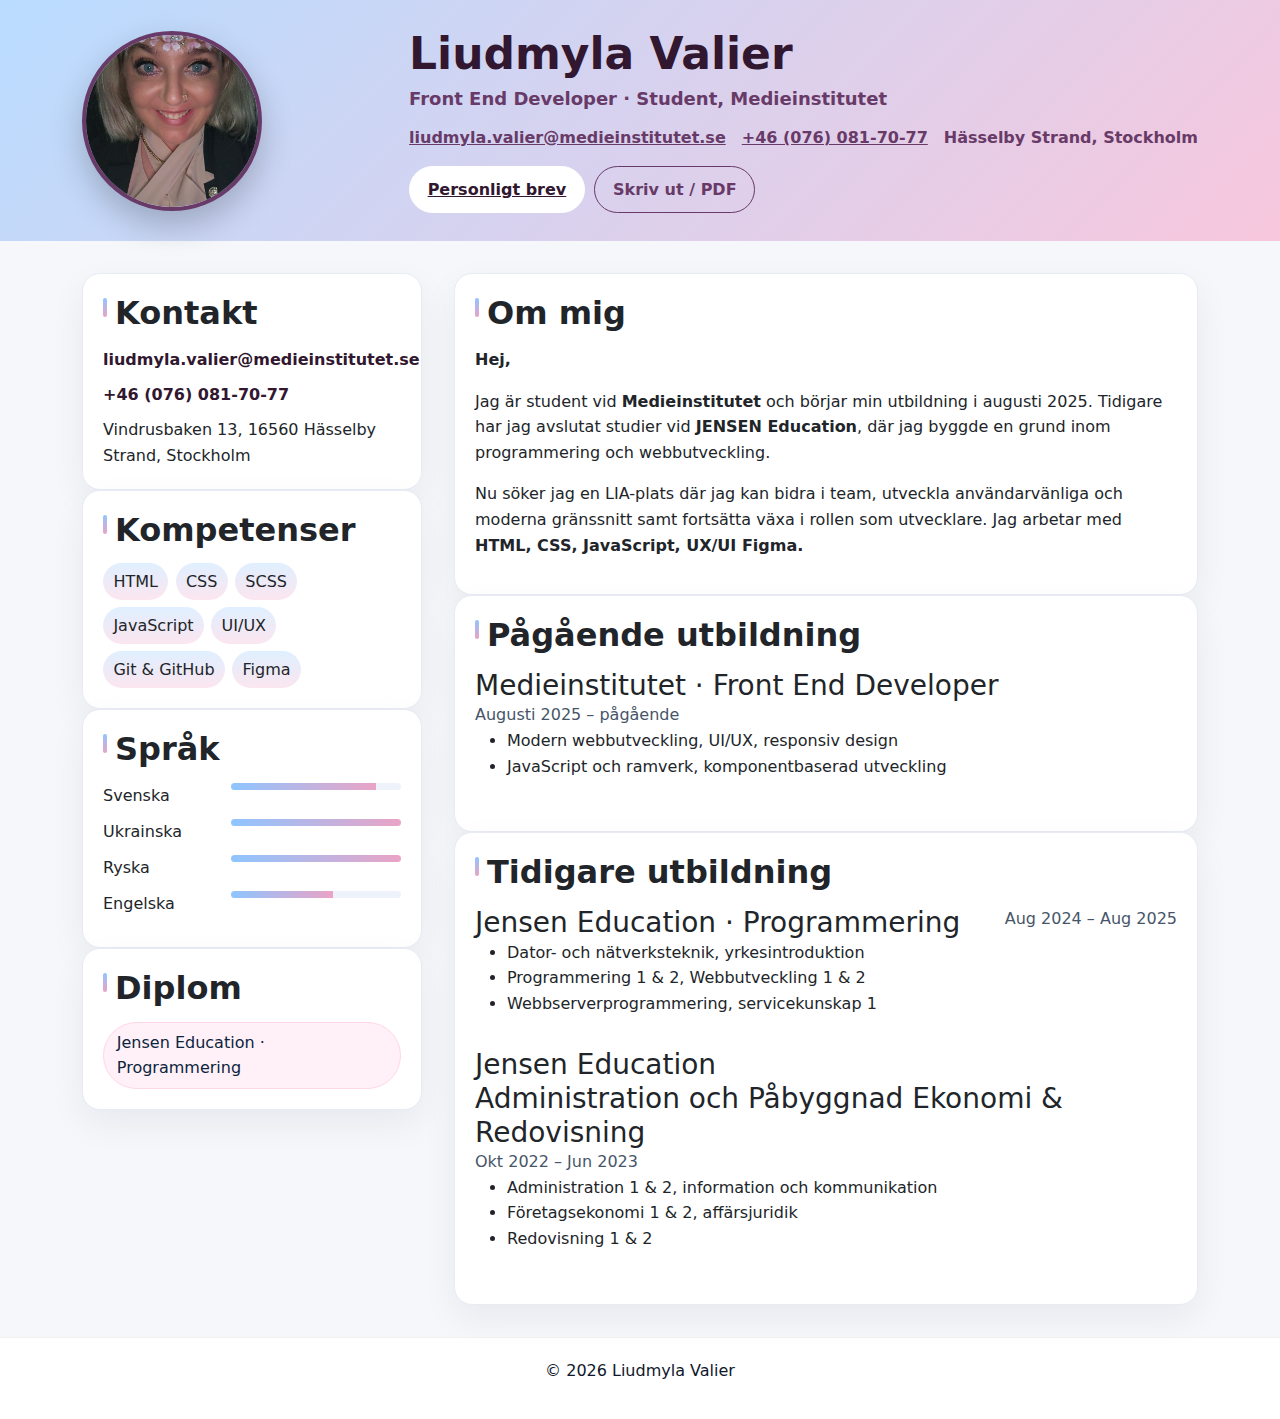
<file: index.html>
<!DOCTYPE html>
<html lang="sv">
  <head>
    <meta charset="utf-8" />
    <meta name="viewport" content="width=device-width, initial-scale=1" />
    <title>Liudmyla Valier – CV</title>

    <link
      href="https://cdn.jsdelivr.net/npm/bootstrap@5.3.3/dist/css/bootstrap.min.css"
      rel="stylesheet"
    />
    <link rel="stylesheet" href="stylen.css" />
  </head>

  <body>
    <header class="cv-header">
      <div class="container header-inner">
        <div class="hdr-photo">
          <img src="20251003_195209.jpg" alt="Liudmyla Valier" />
        </div>

        <div class="hdr-meta">
          <h1>Liudmyla Valier</h1>
          <p class="role">Front End Developer · Student, Medieinstitutet</p>

          <ul class="hdr-links">
            <li>
              <a href="mailto:liudmyla.valier@medieinstitutet.se">
                liudmyla.valier@medieinstitutet.se
              </a>
            </li>
            <li><a href="tel:+46760817077">+46 (076) 081-70-77</a></li>
            <li>Hässelby Strand, Stockholm</li>
          </ul>

          <div class="hdr-actions">
            <a class="btn-pill primary" href="./brev.html">Personligt brev</a>
            <button class="btn-pill ghost" type="button" data-print>
              Skriv ut / PDF
            </button>
          </div>
        </div>
      </div>
    </header>

    <main class="container cv-grid">
      <aside class="cv-aside">
        <section class="card soft">
          <h2 class="sec-title">Kontakt</h2>

          <div class="contact">
            <div class="copy-row">
              <a href="mailto:liudmyla.valier@medieinstitutet.se">
                liudmyla.valier@medieinstitutet.se
              </a>
             
            </div>

            <a href="tel:+46760817077">+46 (076) 081-70-77</a>
            <span>Vindrusbaken 13, 16560 Hässelby Strand, Stockholm</span>
          </div>
        </section>

        <section class="card soft">
          <h2 class="sec-title">Kompetenser</h2>
          <ul class="tags">
            <li>HTML</li>
            <li>CSS</li>
            <li>SCSS</li>
            <li>JavaScript</li>
            <li>UI/UX</li>
            <li>Git & GitHub</li>
            <li>Figma</li>
          </ul>
        </section>

        <section class="card soft">
          <h2 class="sec-title">Språk</h2>

          <div class="lang">
            <span>Svenska</span>
            <div class="bar"><span data-width="85%"></span></div>
          </div>

          <div class="lang">
            <span>Ukrainska</span>
            <div class="bar"><span data-width="100%"></span></div>
          </div>

          <div class="lang">
            <span>Ryska</span>
            <div class="bar"><span data-width="100%"></span></div>
          </div>

          <div class="lang">
            <span>Engelska</span>
            <div class="bar"><span data-width="60%"></span></div>
          </div>
        </section>

        <section class="card soft">
          <h2 class="sec-title">Diplom</h2>
          <div class="chips">
            <a
              class="chip"
              href="20250917_134011.jpg"
              target="_blank"
              rel="noreferrer"
            >
              Jensen Education · Programmering
            </a>
          </div>
        </section>
      </aside>

      <section class="cv-main">
        <section class="card">
          <h2 class="sec-title">Om mig</h2>
          <p><strong>Hej,</strong></p>
          <p>
            Jag är student vid <strong>Medieinstitutet</strong> och börjar min
            utbildning i augusti 2025. Tidigare har jag avslutat studier vid
            <strong>JENSEN Education</strong>, där jag byggde en grund inom
            programmering och webbutveckling.
          </p>
          <p>
            Nu söker jag en LIA-plats där jag kan bidra i team, utveckla
            användarvänliga och moderna gränssnitt samt fortsätta växa i rollen
            som utvecklare. Jag arbetar med
            <strong>HTML, CSS, JavaScript, UX/UI Figma.</strong>
          </p>
        </section>

        <section class="card">
          <h2 class="sec-title">Pågående utbildning</h2>
          <article class="entry">
            <div class="entry-hd">
              <h3>Medieinstitutet · Front End Developer</h3>
              <span class="time">Augusti 2025 – pågående</span>
            </div>
            <ul class="bullets">
              <li>Modern webbutveckling, UI/UX, responsiv design</li>
              <li>JavaScript och ramverk, komponentbaserad utveckling</li>
            </ul>
          </article>
        </section>

        <section class="card">
          <h2 class="sec-title">Tidigare utbildning</h2>

          <article class="entry">
            <div class="entry-hd">
              <h3>Jensen Education · Programmering</h3>
              <span class="time">Aug 2024 – Aug 2025</span>
            </div>
            <ul class="bullets">
              <li>Dator- och nätverksteknik, yrkesintroduktion</li>
              <li>Programmering 1 & 2, Webbutveckling 1 & 2</li>
              <li>Webbserverprogrammering, servicekunskap 1</li>
            </ul>
          </article>

          <article class="entry">
            <div class="entry-hd">
              <h3>Jensen Education</h3>
              <h3>Administration och Påbyggnad Ekonomi &amp; Redovisning</h3>
              <span class="time">Okt 2022 – Jun 2023</span>
            </div>
            <ul class="bullets">
              <li>Administration 1 & 2, information och kommunikation</li>
              <li>Företagsekonomi 1 & 2, affärsjuridik</li>
              <li>Redovisning 1 & 2</li>
            </ul>
          </article>
        </section>
      </section>
    </main>

    <footer class="site-footer">
      <div class="container">
        <p>© <span id="year"></span> Liudmyla Valier</p>
      </div>
    </footer>

    <script src="./main.js"></script>
  </body>
</html>
</file>
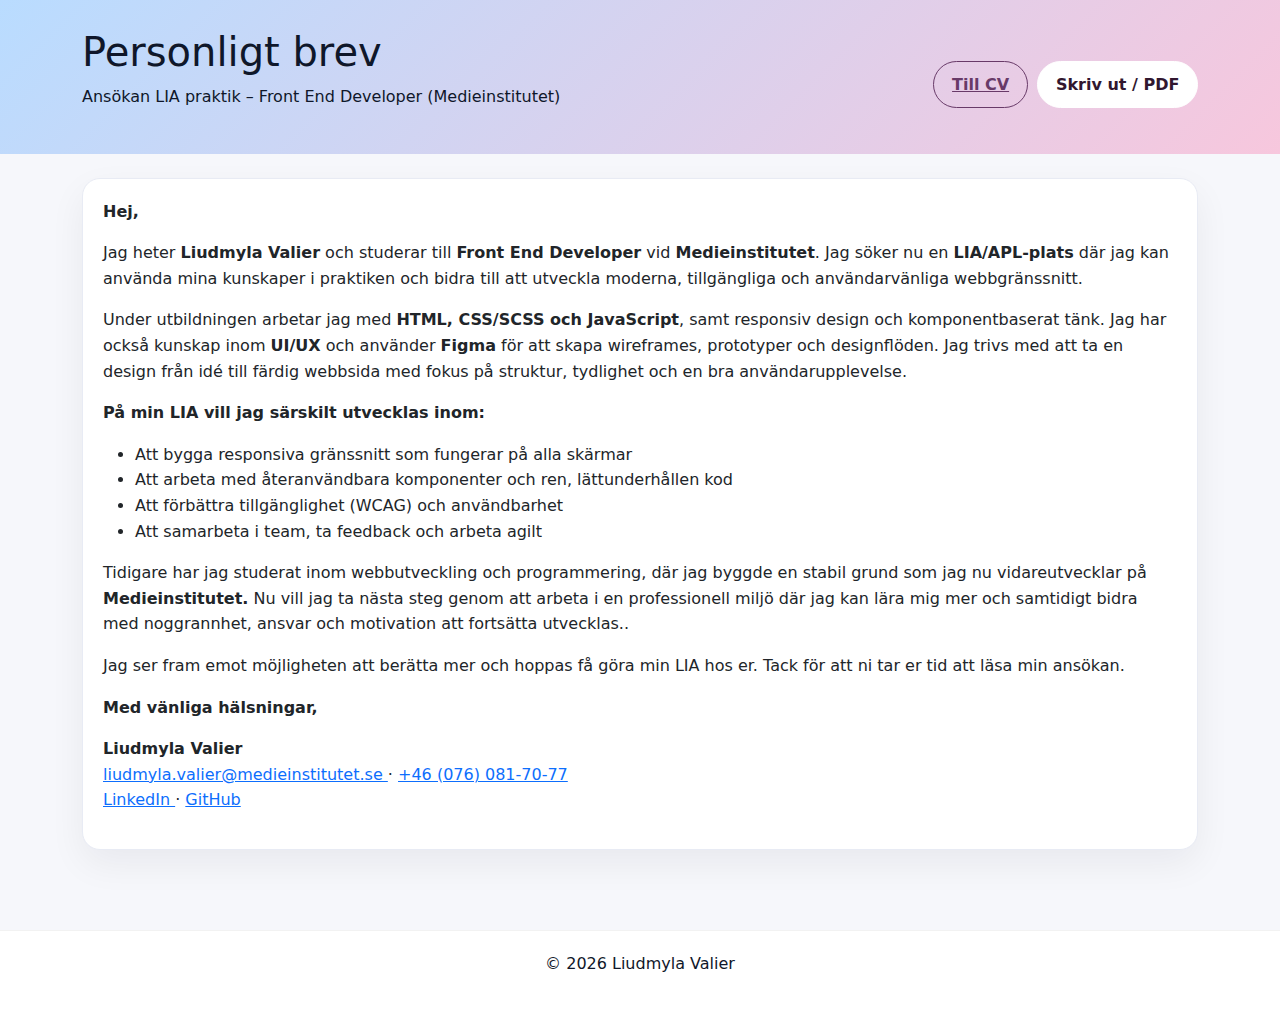
<file: brev.html>
<!doctype html>
<html lang="sv">
  <head>
    <meta charset="utf-8" />
    <meta name="viewport" content="width=device-width,initial-scale=1" />
    <title>Liudmyla Valier – Personligt brev</title>

    <meta name="description" content="Personligt brev för LIA-praktik – Front End Developer (Medieinstitutet)." />

    <link
      href="https://cdn.jsdelivr.net/npm/bootstrap@5.3.3/dist/css/bootstrap.min.css"
      rel="stylesheet"
      integrity="sha384-QWTKZyjpPEjISv5WaRU9OFeRpok6YctnYmDr5pNlyT2bRjXh0JMhjY6hW+ALEwIH"
      crossorigin="anonymous"
    />

    <!-- Din egna CSS (kompilerad från SCSS) -->
    <link rel="stylesheet" href="./stylen.css" />
  </head>

  <body>
    <!-- HEADER -->
    <header class="cv-header compact">
      <div class="container header-inner">
        <div class="title-wrap">
          <h1 class="only-title">Personligt brev</h1>
          <p class="subtitle">Ansökan LIA praktik – Front End Developer (Medieinstitutet)</p>
        </div>

        <div class="hdr-actions">
          <a class="btn-pill ghost" href="./index.html">Till CV</a>
          <button class="btn-pill primary" type="button" data-print>Skriv ut / PDF</button>
        </div>
      </div>
    </header>

    <!-- MAIN -->
    <main class="container pb-5 pt-4">
      <section class="letter card">
        <p><strong>Hej,</strong></p>

        <p>
          Jag heter <strong>Liudmyla Valier</strong> och studerar till
          <strong>Front End Developer</strong> vid <strong>Medieinstitutet</strong>.
          Jag söker nu en <strong>LIA/APL-plats</strong> där jag kan använda mina kunskaper i praktiken
          och bidra till att utveckla moderna, tillgängliga och användarvänliga webbgränssnitt.
        </p>

        <p>
          Under utbildningen arbetar jag med <strong>HTML, CSS/SCSS och JavaScript</strong>,
          samt responsiv design och komponentbaserat tänk. Jag har också kunskap inom
          <strong>UI/UX</strong> och använder <strong>Figma</strong> för att skapa wireframes,
          prototyper och designflöden. Jag trivs med att ta en design från idé till färdig webbsida
          med fokus på struktur, tydlighet och en bra användarupplevelse.
        </p>

        <p><strong>På min LIA vill jag särskilt utvecklas inom:</strong></p>
        <ul class="bullets">
          <li>Att bygga responsiva gränssnitt som fungerar på alla skärmar</li>
          <li>Att arbeta med återanvändbara komponenter och ren, lättunderhållen kod</li>
          <li>Att förbättra tillgänglighet (WCAG) och användbarhet</li>
          <li>Att samarbeta i team, ta feedback och arbeta agilt</li>
        </ul>

        <p>
          Tidigare har jag studerat inom webbutveckling och programmering, där jag byggde en stabil grund som jag nu vidareutvecklar på  <strong>Medieinstitutet.</strong>
          Nu vill jag ta nästa steg genom att arbeta i en professionell miljö där jag kan
          lära mig mer och samtidigt bidra med noggrannhet, ansvar och motivation att fortsätta utvecklas..
        </p>

        <p>
          Jag ser fram emot möjligheten att berätta mer och hoppas få göra min LIA hos er.
          Tack för att ni tar er tid att läsa min ansökan.
        </p>

        <p><strong>Med vänliga hälsningar,</strong></p>

        <p class="signature">
          <strong>Liudmyla Valier</strong><br />

          <a href="mailto:liudmyla.valier@medieinstitutet.se">
            liudmyla.valier@medieinstitutet.se
          </a>
          <span class="sep">·</span>
          <a href="tel:+46760817077">+46 (076) 081-70-77</a>
          <br />

          <a href="https://www.linkedin.com/" target="_blank" rel="noopener noreferrer">
            LinkedIn
          </a>
          <span class="sep">·</span>
          <a href="https://github.com/Valersha88888888" target="_blank" rel="noopener noreferrer">
            GitHub
          </a>
        </p>
      </section>
    </main>

    <!-- FOOTER -->
    <footer class="site-footer">
      <div class="container">
        <p>© <span id="year"></span> Liudmyla Valier</p>
      </div>
    </footer>

    <script src="./main.js"></script>
  </body>
</html>
</file>
<file: stylen.css>
/* =========================
   RESET
========================= */
* {
  box-sizing: border-box;
}

html {
  scroll-behavior: smooth;
}

body {
  margin: 0;
  background: #f6f7fb;
  color: #0f172a;
  font-family: system-ui, -apple-system, "Segoe UI", Roboto, sans-serif;
  line-height: 1.6;
}

/* =========================
   HEADER
========================= */
.cv-header {
  background: linear-gradient(135deg, #b9dcff, #f7c7dd);
  padding: 28px 0;
}

.header-inner {
  display: flex;
  align-items: center;
  justify-content: space-between;
  gap: 1.2rem;
  flex-wrap: wrap;
}

/* FOTO – ВАЖЛИВО */
.hdr-photo img {
  display: block;
  width: 180px;
  height: 180px;
  object-fit: cover;
  border-radius: 50%;
  border: 4px solid #683a68;
  box-shadow: 0 14px 32px rgba(0, 0, 0, 0.22);
}

/* NAME */
.hdr-meta h1 {
  margin: 0 0 0.25rem 0;
  font-size: 44px;
  font-weight: 900;
  color: #31172f;
}

/* ROLE */
.hdr-meta .role {
  margin: 0;
  font-size: 18px;
  font-weight: 600;
  color: #683a68;
}

/* LINKS */
.hdr-links {
  list-style: none;
  padding: 0;
  margin: 0.7rem 0 0 0;
  display: flex;
  flex-wrap: wrap;
  gap: 0.6rem 1rem;
  font-size: 16px;
  font-weight: 600;
}

.hdr-links li {
  color: #683a68;
}

.hdr-links a {
  color: #683a68;
  text-decoration: underline;
}

/* BUTTONS */
.hdr-actions {
  margin-top: 1rem;
  display: flex;
  gap: 0.6rem;
  flex-wrap: wrap;
}

.btn-pill {
  padding: 0.6rem 1.1rem;
  border-radius: 999px;
  border: 1px solid #683a68;
  background: transparent;
  font-weight: 700;
  cursor: pointer;
  color: #683a68;
}

.btn-pill.primary {
  background: #ffffff;
  color: #31172f;
  border-color: #ffffff;
}

/* =========================
   LAYOUT
========================= */
.cv-grid {
  display: grid;
  grid-template-columns: 340px 1fr;
  gap: 2rem;
  margin-top: 2rem;
}

@media (max-width: 992px) {
  .cv-grid {
    grid-template-columns: 1fr;
  }
}

/* =========================
   CARDS
========================= */
.card {
  background: #ffffff;
  border-radius: 18px;
  padding: 1.25rem;
  box-shadow: 0 14px 36px rgba(15, 23, 42, 0.06);
  border: 1px solid #e8ebf4;
}

.sec-title {
  font-weight: 800;
  margin-bottom: 0.9rem;
  position: relative;
  padding-left: 0.75rem;
}

.sec-title::before {
  content: "";
  position: absolute;
  left: 0;
  top: 0.25rem;
  width: 4px;
  height: 1.2rem;
  background: linear-gradient(180deg, #8ec5ff, #eaa3c6);
  border-radius: 2px;
}

/* =========================
   CONTACT
========================= */
.contact {
  display: grid;
  gap: 0.6rem;
}

.contact a {
  font-weight: 700;
  color: #31172f;
  text-decoration: none;
}

.copy-row {
  display: flex;
  gap: 0.5rem;
}

.copy-btn {
  border-radius: 999px;
  padding: 0.25rem 0.6rem;
  border: 1px solid #ccc;
  background: #fff;
  cursor: pointer;
}

/* =========================
   TAGS
========================= */
.tags {
  display: flex;
  flex-wrap: wrap;
  gap: 0.45rem;
  padding: 0;
  margin: 0;
  list-style: none;
}

.tags li {
  padding: 0.35rem 0.65rem;
  border-radius: 999px;
  background: linear-gradient(
    180deg,
    rgba(185, 220, 255, 0.45),
    rgba(247, 199, 221, 0.45)
  );
}

/* =========================
   LANGUAGES
========================= */
.lang {
  display: grid;
  grid-template-columns: 120px 1fr;
  gap: 0.5rem;
  margin-bottom: 0.65rem;
}

.bar {
  height: 0.48rem;
  background: #eef2fb;
  border-radius: 999px;
  overflow: hidden;
}

.bar span {
  display: block;
  height: 100%;
  background: linear-gradient(90deg, #8ec5ff, #eaa3c6);
}

/* =========================
   ENTRIES
========================= */
.entry {
  margin-bottom: 1rem;
}

.entry-hd {
  display: flex;
  justify-content: space-between;
  flex-wrap: wrap;
}

.entry-hd h3 {
  margin: 0;
}

.time {
  color: #475569;
}

/* =========================
   CHIPS
========================= */
.chips {
  display: flex;
  gap: 0.6rem;
}

.chip {
  padding: 0.45rem 0.8rem;
  border-radius: 999px;
  background: #fff1f7;
  border: 1px solid #ffd6e7;
  text-decoration: none;
  color: #0b2440;
}

/* =========================
   FOOTER
========================= */
.site-footer {
  margin-top: 2rem;
  padding: 1.25rem 0;
  background: #ffffff;
  border-top: 1px solid rgba(0, 0, 0, 0.05);
  text-align: center;
}

/* =========================
   MOBILE
========================= */
@media (max-width: 576px) {
  .hdr-photo img {
    width: 140px;
    height: 140px;
  }

  .hdr-meta h1 {
    font-size: 32px;
  }
}
</file>
